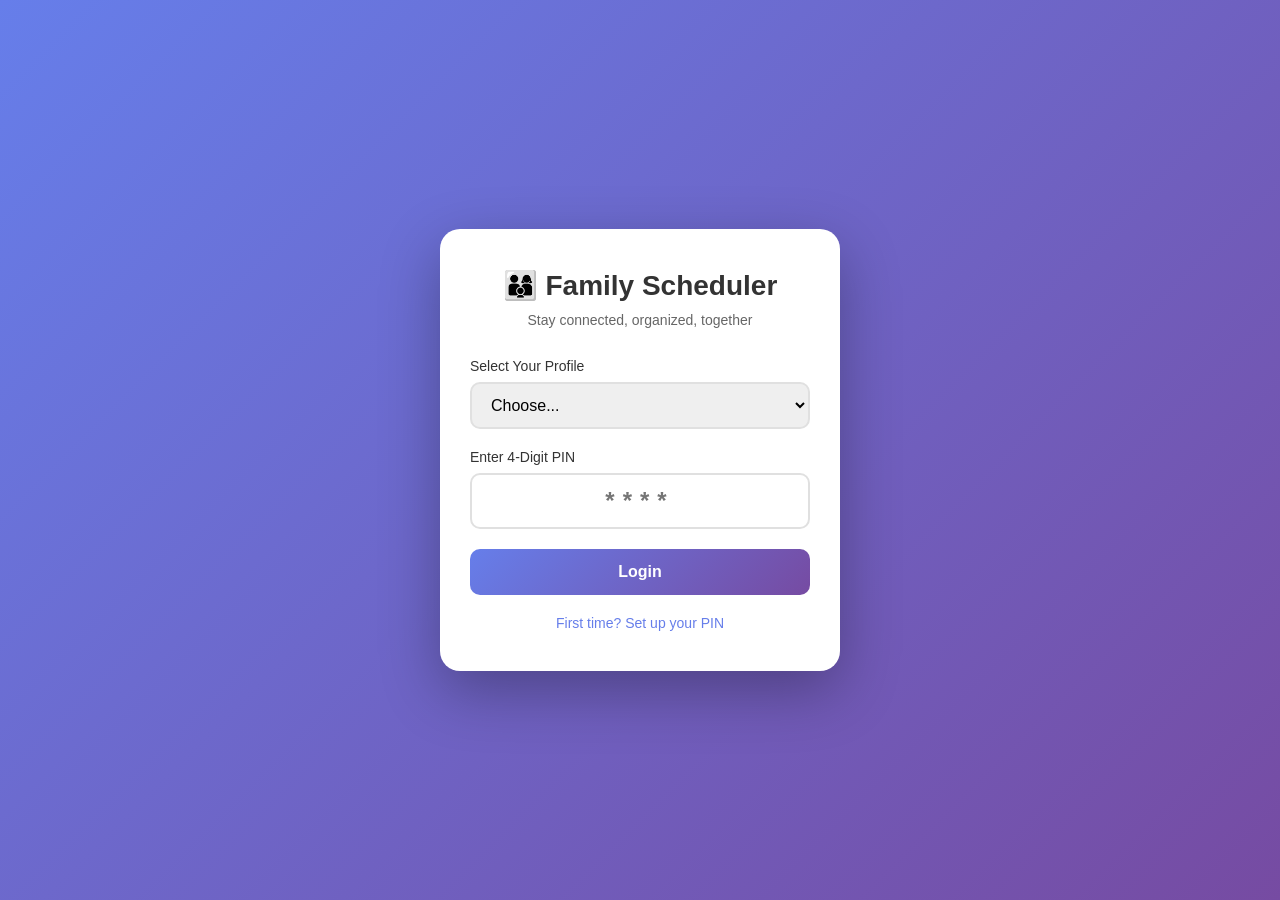
<file: index.html>
<!DOCTYPE html>
<html lang="en">
<head>
    <meta charset="UTF-8">
    <meta name="viewport" content="width=device-width, initial-scale=1.0">
    <meta name="description" content="Family Scheduler - Coordinate schedules, shopping, and stay connected">
    <meta name="theme-color" content="#4CAF50">

    <!-- PWA - Makes this installable as an app -->
    <link rel="manifest" href="manifest.json">
    <link rel="apple-touch-icon" href="icon-192.svg">

    <title>Family Scheduler - Login</title>
    <link rel="stylesheet" href="css/style.css">
</head>
<body class="login-page">
    <div class="container">
        <!-- Login Card -->
        <div class="login-card">
            <h1>👨‍👩‍👦 Family Scheduler</h1>
            <p class="subtitle">Stay connected, organized, together</p>

            <!-- User Selection Dropdown -->
            <div class="form-group">
                <label for="user-select">Select Your Profile</label>
                <select id="user-select" class="form-control">
                    <option value="">Choose...</option>
                    <option value="user1">Tracy (Mom)</option>
                    <option value="user2">Jason (Dad)</option>
                    <option value="user3">Robbie</option>
                    <option value="user4">Owen</option>
                    <option value="user5">Ryan</option>
                    <optgroup label="─────────────"></optgroup>
                    <option value="guest">👥 Guest/Family Viewer</option>
                </select>
            </div>

            <!-- 4-Digit PIN Input -->
            <div class="form-group">
                <label for="pin-input">Enter 4-Digit PIN</label>
                <input
                    type="password"
                    id="pin-input"
                    class="form-control pin-input"
                    maxlength="4"
                    pattern="[0-9]*"
                    inputmode="numeric"
                    placeholder="****"
                >
            </div>

            <!-- Login Button -->
            <button id="login-btn" class="btn btn-primary">Login</button>

            <!-- Error Message Area -->
            <div id="error-message" class="error-message hidden"></div>

            <!-- First Time Setup Link -->
            <p class="setup-link">
                <a href="#" id="setup-link">First time? Set up your PIN</a>
            </p>
        </div>
    </div>

    <!-- JavaScript -->
    <script src="js/crypto-utils.js"></script>
    <script src="js/auth.js"></script>

    <!-- Service Worker Registration -->
    <script>
        // Register service worker for offline support and PWA features
        if ('serviceWorker' in navigator) {
            window.addEventListener('load', function() {
                navigator.serviceWorker.register('/service-worker.js')
                    .then(function(registration) {
                        console.log('Service Worker registered successfully:', registration.scope);
                    })
                    .catch(function(error) {
                        console.log('Service Worker registration failed:', error);
                    });
            });
        }
    </script>
</body>
</html>
</file>
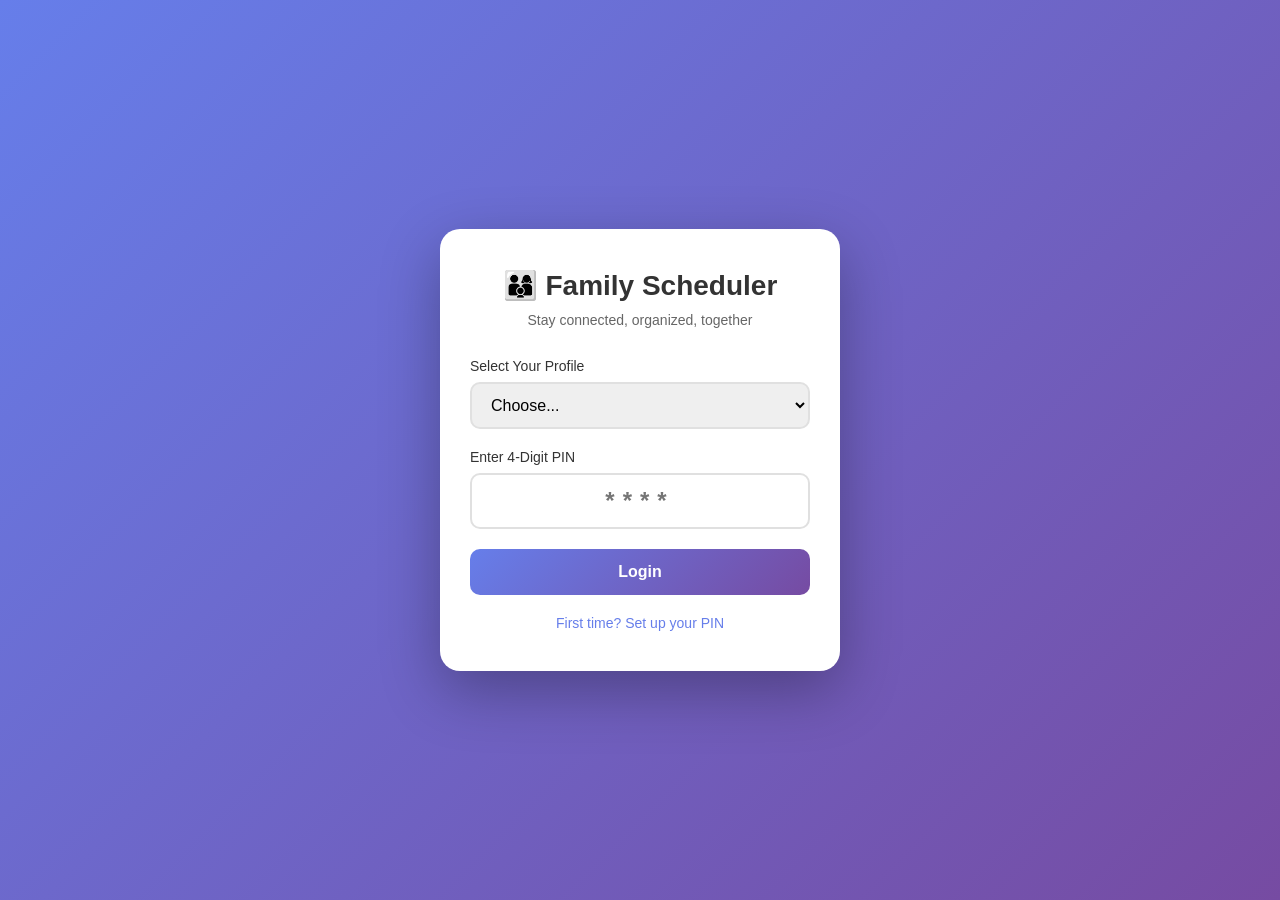
<file: dashboard.html>
<!DOCTYPE html>
<html lang="en">
<head>
    <meta charset="UTF-8">
    <meta name="viewport" content="width=device-width, initial-scale=1.0">
    <meta name="theme-color" content="#4CAF50">
    <link rel="manifest" href="manifest.json">
    <link rel="apple-touch-icon" href="icon-192.svg">

    <title>Family Scheduler - Dashboard</title>
    <link rel="stylesheet" href="css/style.css">
    <link rel="stylesheet" href="css/dashboard.css">
</head>
<body class="dashboard">

    <!-- Top Navigation Bar -->
    <nav class="navbar">
        <div class="nav-left">
            <h2 class="logo">👨‍👩‍👦 Family Scheduler</h2>
        </div>
        <div class="nav-right">
            <span class="user-name" id="user-name">Welcome!</span>
            <button class="btn-logout" id="logout-btn">Logout</button>
        </div>
    </nav>

    <!-- Main Content -->
    <div class="dashboard-container">

        <!-- Tab Navigation -->
        <div class="tabs">
            <button class="tab-btn active" data-tab="calendar">
                📅 Calendar
            </button>
            <button class="tab-btn" data-tab="drive-times">
                🚗 Drive Times
            </button>
            <button class="tab-btn" data-tab="grocery">
                🛒 Grocery List
            </button>
            <button class="tab-btn" data-tab="location">
                📍 Family Locations
            </button>
        </div>

        <!-- Tab Content: Calendar -->
        <div class="tab-content active" id="calendar-tab">
            <div class="card">
                <h3>Work Schedule</h3>
                <p class="card-subtitle">Add your work shifts so everyone knows when you're busy</p>

                <!-- Add Event Form -->
                <div class="event-form">
                    <div class="form-row">
                        <div class="form-group">
                            <label>Date</label>
                            <input type="date" id="event-date" class="form-control">
                        </div>
                        <div class="form-group">
                            <label>Start Time</label>
                            <input type="time" id="event-start" class="form-control">
                        </div>
                        <div class="form-group">
                            <label>End Time</label>
                            <input type="time" id="event-end" class="form-control">
                        </div>
                    </div>
                    <div class="form-group">
                        <label>Notes (optional)</label>
                        <input type="text" id="event-notes" class="form-control" placeholder="e.g., Working at Main St location">
                    </div>
                    <button class="btn btn-primary" id="add-event-btn">Add to Calendar</button>
                </div>

                <!-- Events List -->
                <div class="events-container">
                    <h4>Upcoming Events</h4>
                    <div id="events-list" class="events-list">
                        <!-- Events will be added here by JavaScript -->
                    </div>
                </div>
            </div>
        </div>

        <!-- Tab Content: Drive Times & Traffic -->
        <div class="tab-content" id="drive-times-tab">
            <div class="card">
                <h3>🚗 Drive Times & Traffic</h3>
                <p class="card-subtitle">Real-time commute information with traffic updates</p>

                <!-- Drive Times Display -->
                <div id="drive-times-list" class="drive-times-container">
                    <!-- Drive time information will be added here by JavaScript -->
                    <p style="text-align: center; color: #666;">Loading drive times...</p>
                </div>
            </div>
        </div>

        <!-- Tab Content: Grocery List -->
        <div class="tab-content" id="grocery-tab">
            <div class="card">
                <h3>Family Grocery List</h3>
                <p class="card-subtitle">Add items everyone might like at the store</p>

                <!-- Add Grocery Item Form -->
                <div class="grocery-form">
                    <div class="form-row">
                        <input
                            type="text"
                            id="grocery-item"
                            class="form-control"
                            placeholder="What do you need?"
                        >
                        <button class="btn btn-primary" id="add-grocery-btn">Add Item</button>
                    </div>
                </div>

                <!-- Grocery List -->
                <div id="grocery-list" class="grocery-list">
                    <!-- Grocery items will be added here by JavaScript -->
                </div>
            </div>
        </div>

        <!-- Tab Content: Family Locations -->
        <div class="tab-content" id="location-tab">
            <div class="card">
                <h3>Where is Everyone?</h3>
                <p class="card-subtitle">Share your location to let family know if you're at work or home</p>

                <div class="location-controls">
                    <button class="btn btn-primary" id="share-location-btn">
                        📍 Share My Location
                    </button>
                    <p class="location-status" id="location-status">Location sharing is off</p>
                </div>

                <!-- Family Member Locations -->
                <div id="locations-list" class="locations-list">
                    <!-- Locations will be displayed here -->
                </div>
            </div>
        </div>

    </div>

    <!-- JavaScript Files -->
    <script src="js/crypto-utils.js"></script>
    <script src="js/family-config.js"></script>
    <script src="js/maps-config.js"></script>
    <script src="js/app.js"></script>
    <script src="js/calendar.js"></script>
    <script src="js/drive-times.js"></script>
    <script src="js/grocery.js"></script>
    <script src="js/location.js"></script>

    <!-- Service Worker Registration -->
    <script>
        // Register service worker for offline support and PWA features
        if ('serviceWorker' in navigator) {
            window.addEventListener('load', function() {
                navigator.serviceWorker.register('/service-worker.js')
                    .then(function(registration) {
                        console.log('Service Worker registered successfully:', registration.scope);
                    })
                    .catch(function(error) {
                        console.log('Service Worker registration failed:', error);
                    });
            });
        }
    </script>
</body>
</html>
</file>
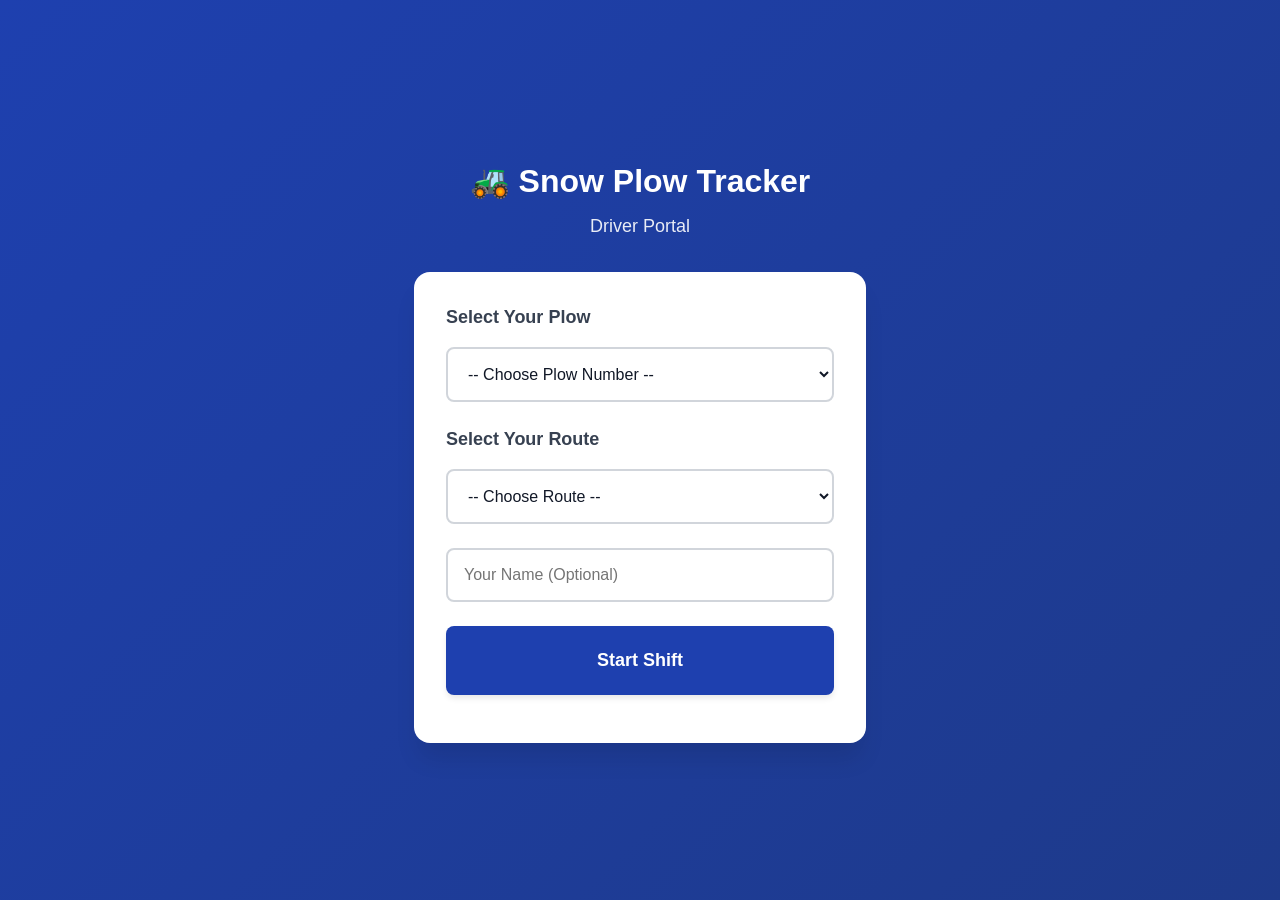
<file: plow-driver.html>
<!DOCTYPE html>
<html lang="en">
<head>
    <meta charset="UTF-8">
    <meta name="viewport" content="width=device-width, initial-scale=1.0, maximum-scale=1.0, user-scalable=no">
    <title>Snow Plow Driver App</title>
    <link rel="stylesheet" href="css/plow.css">
    <link rel="manifest" href="plow-manifest.json">
    <meta name="theme-color" content="#1e40af">
    <meta name="apple-mobile-web-app-capable" content="yes">
    <meta name="apple-mobile-web-app-status-bar-style" content="black-translucent">
</head>
<body class="driver-app">

    <!-- Login Screen -->
    <div id="loginScreen" class="screen active">
        <div class="driver-login-container">
            <div class="app-header">
                <h1>🚜 Snow Plow Tracker</h1>
                <p class="subtitle">Driver Portal</p>
            </div>

            <div class="login-card">
                <h2>Select Your Plow</h2>
                <select id="plowSelect" class="plow-select">
                    <option value="">-- Choose Plow Number --</option>
                    <option value="plow-1">Plow #1</option>
                    <option value="plow-2">Plow #2</option>
                    <option value="plow-3">Plow #3</option>
                    <option value="plow-4">Plow #4</option>
                    <option value="plow-5">Plow #5</option>
                </select>

                <h2>Select Your Route</h2>
                <select id="routeSelect" class="route-select">
                    <option value="">-- Choose Route --</option>
                    <option value="downtown">Downtown Core</option>
                    <option value="north-end">North End</option>
                    <option value="south-end">South End</option>
                    <option value="west-side">West Side</option>
                    <option value="east-side">East Side</option>
                    <option value="industrial">Industrial Zone</option>
                    <option value="highway">Highway 8</option>
                </select>

                <input type="text" id="driverName" class="driver-input" placeholder="Your Name (Optional)">

                <button id="startBtn" class="btn-primary btn-large">Start Shift</button>
                <div id="loginError" class="error-message"></div>
            </div>
        </div>
    </div>

    <!-- Active Tracking Screen -->
    <div id="trackingScreen" class="screen">
        <div class="tracking-container">
            <!-- Header -->
            <div class="tracking-header">
                <div class="status-bar active">
                    <span class="status-indicator"></span>
                    <span>ACTIVELY PLOWING</span>
                </div>
                <div class="driver-info">
                    <h2 id="activePlowName">Plow #1</h2>
                    <p id="activeRouteName">Downtown Core</p>
                </div>
            </div>

            <!-- Stats Cards -->
            <div class="stats-grid">
                <div class="stat-card">
                    <div class="stat-icon">⏱️</div>
                    <div class="stat-info">
                        <p class="stat-label">Time Active</p>
                        <p class="stat-value" id="activeTime">00:00:00</p>
                    </div>
                </div>

                <div class="stat-card">
                    <div class="stat-icon">📍</div>
                    <div class="stat-info">
                        <p class="stat-label">GPS Status</p>
                        <p class="stat-value" id="gpsStatus">Acquiring...</p>
                    </div>
                </div>

                <div class="stat-card">
                    <div class="stat-icon">🔄</div>
                    <div class="stat-info">
                        <p class="stat-label">Last Update</p>
                        <p class="stat-value" id="lastUpdate">--</p>
                    </div>
                </div>

                <div class="stat-card">
                    <div class="stat-icon">🗺️</div>
                    <div class="stat-info">
                        <p class="stat-label">Updates Sent</p>
                        <p class="stat-value" id="updateCount">0</p>
                    </div>
                </div>
            </div>

            <!-- Location Display -->
            <div class="location-card">
                <h3>Current Location</h3>
                <div class="location-details">
                    <p><strong>Latitude:</strong> <span id="currentLat">--</span></p>
                    <p><strong>Longitude:</strong> <span id="currentLng">--</span></p>
                    <p><strong>Accuracy:</strong> <span id="accuracy">--</span></p>
                    <p><strong>Speed:</strong> <span id="speed">--</span></p>
                </div>
            </div>

            <!-- Controls -->
            <div class="control-buttons">
                <button id="pauseBtn" class="btn-warning btn-large">⏸️ Pause Tracking</button>
                <button id="resumeBtn" class="btn-success btn-large" style="display:none;">▶️ Resume Tracking</button>
                <button id="stopBtn" class="btn-danger btn-large">⏹️ End Shift</button>
            </div>

            <!-- Log -->
            <div class="activity-log">
                <h3>Activity Log</h3>
                <div id="activityLog" class="log-entries">
                    <p class="log-entry">Waiting for GPS signal...</p>
                </div>
            </div>
        </div>
    </div>

    <!-- Scripts -->
    <script type="module" src="js/plow-driver.js"></script>
</body>
</html>
</file>
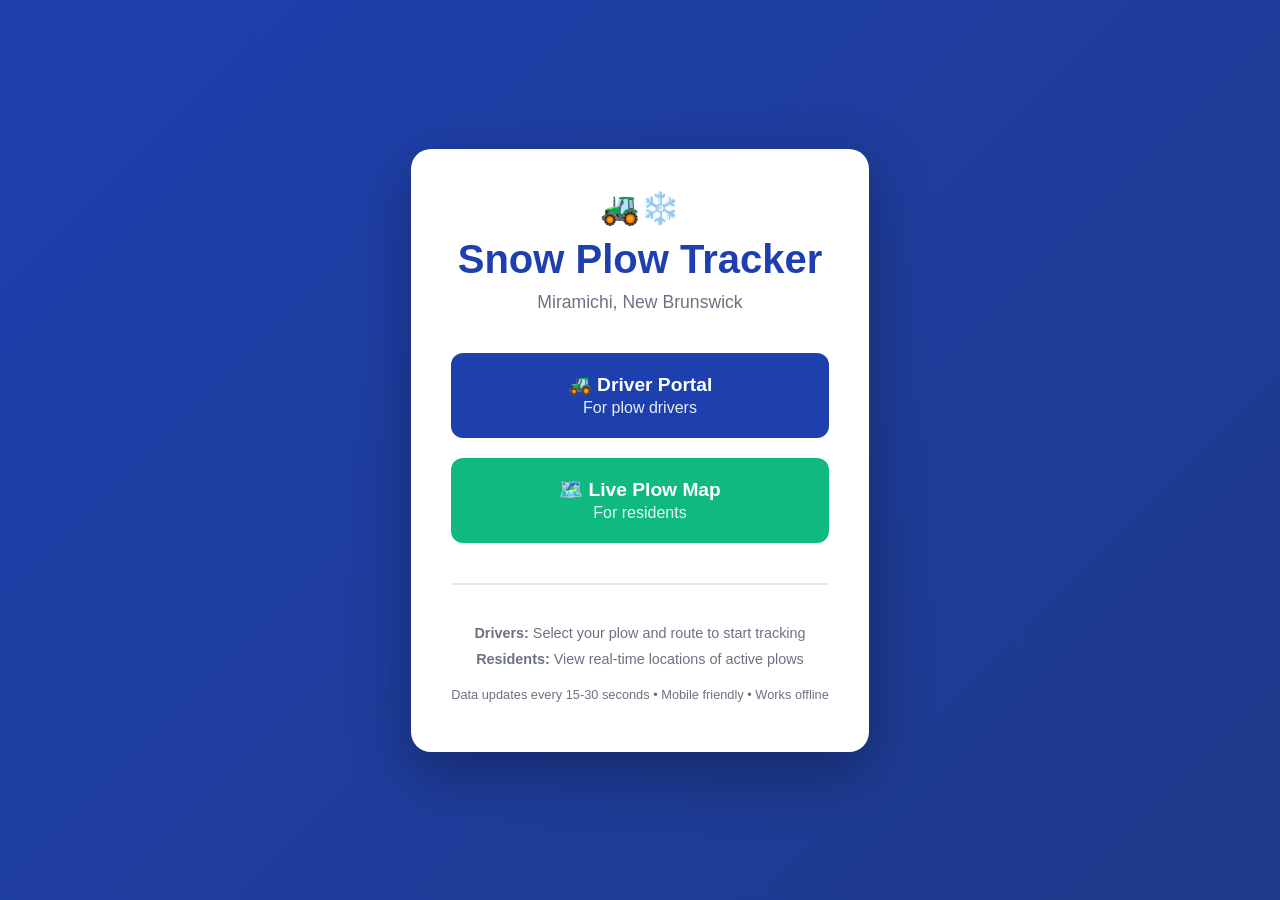
<file: plow-index.html>
<!DOCTYPE html>
<html lang="en">
<head>
    <meta charset="UTF-8">
    <meta name="viewport" content="width=device-width, initial-scale=1.0">
    <title>Snow Plow GPS Tracker - Miramichi</title>
    <style>
        * {
            margin: 0;
            padding: 0;
            box-sizing: border-box;
        }

        body {
            font-family: -apple-system, BlinkMacSystemFont, 'Segoe UI', Roboto, sans-serif;
            background: linear-gradient(135deg, #1e40af 0%, #1e3a8a 100%);
            min-height: 100vh;
            display: flex;
            align-items: center;
            justify-content: center;
            padding: 20px;
        }

        .container {
            max-width: 600px;
            background: white;
            border-radius: 20px;
            padding: 40px;
            box-shadow: 0 20px 60px rgba(0,0,0,0.3);
            text-align: center;
        }

        h1 {
            font-size: 2.5rem;
            margin-bottom: 10px;
            color: #1e40af;
        }

        .subtitle {
            color: #6b7280;
            margin-bottom: 40px;
            font-size: 1.1rem;
        }

        .buttons {
            display: flex;
            flex-direction: column;
            gap: 20px;
            margin-top: 30px;
        }

        .btn {
            display: block;
            padding: 20px 30px;
            font-size: 1.2rem;
            font-weight: 600;
            text-decoration: none;
            border-radius: 12px;
            transition: transform 0.2s, box-shadow 0.2s;
        }

        .btn:hover {
            transform: translateY(-2px);
            box-shadow: 0 10px 20px rgba(0,0,0,0.2);
        }

        .btn:active {
            transform: translateY(0);
        }

        .btn-driver {
            background-color: #1e40af;
            color: white;
        }

        .btn-public {
            background-color: #10b981;
            color: white;
        }

        .icon {
            font-size: 2rem;
            margin-bottom: 10px;
        }

        .info {
            margin-top: 40px;
            padding-top: 30px;
            border-top: 2px solid #e5e7eb;
            color: #6b7280;
            font-size: 0.9rem;
        }

        .info p {
            margin: 10px 0;
        }

        @media (max-width: 480px) {
            h1 {
                font-size: 2rem;
            }

            .container {
                padding: 30px 20px;
            }
        }
    </style>
</head>
<body>
    <div class="container">
        <div class="icon">🚜❄️</div>
        <h1>Snow Plow Tracker</h1>
        <p class="subtitle">Miramichi, New Brunswick</p>

        <div class="buttons">
            <a href="plow-driver.html" class="btn btn-driver">
                <div>🚜 Driver Portal</div>
                <small style="font-weight: normal; opacity: 0.9;">For plow drivers</small>
            </a>

            <a href="plow-map.html" class="btn btn-public">
                <div>🗺️ Live Plow Map</div>
                <small style="font-weight: normal; opacity: 0.9;">For residents</small>
            </a>
        </div>

        <div class="info">
            <p><strong>Drivers:</strong> Select your plow and route to start tracking</p>
            <p><strong>Residents:</strong> View real-time locations of active plows</p>
            <p style="margin-top: 20px; font-size: 0.8rem;">
                Data updates every 15-30 seconds • Mobile friendly • Works offline
            </p>
        </div>
    </div>
</body>
</html>
</file>
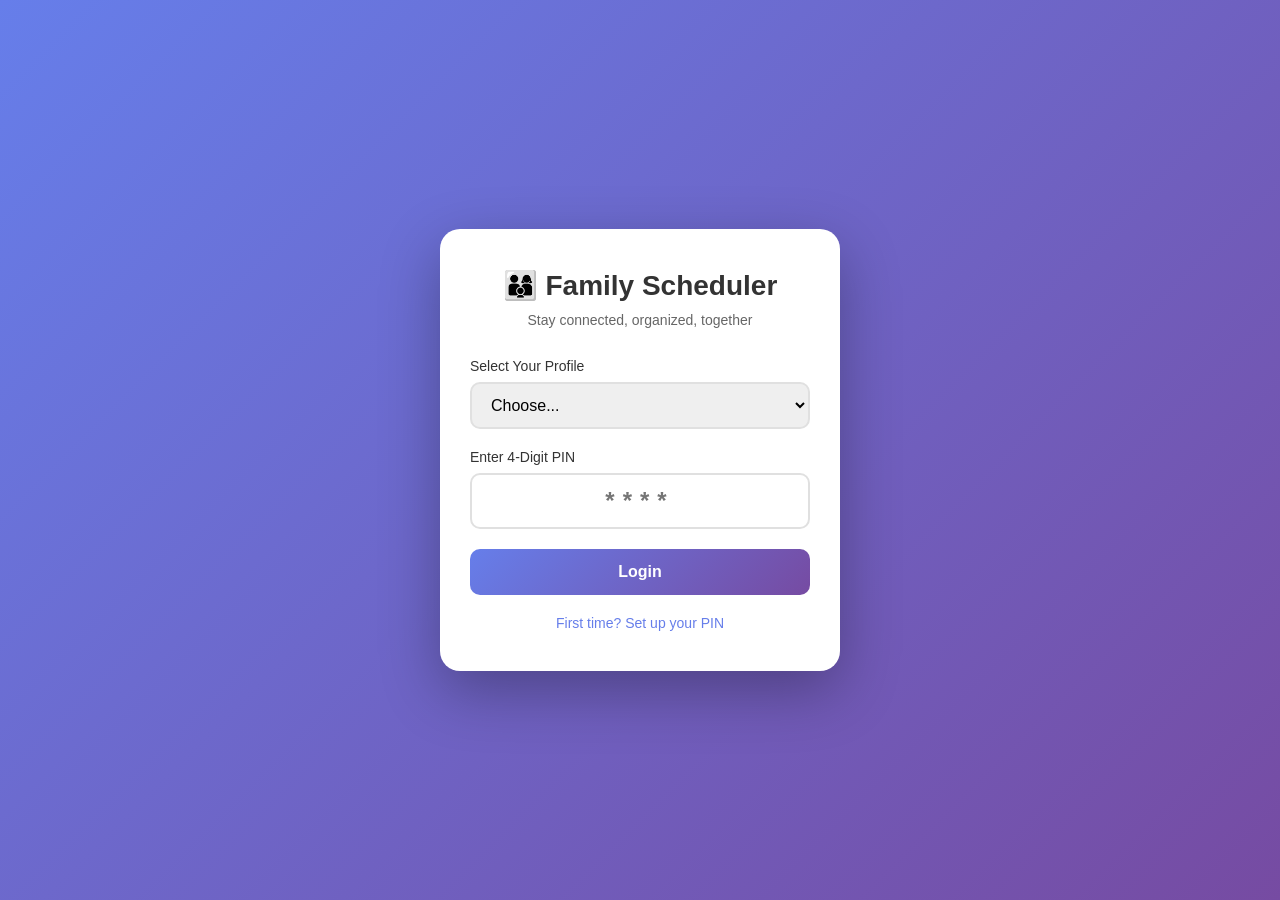
<file: setup.html>
<!DOCTYPE html>
<html lang="en">
<head>
    <meta charset="UTF-8">
    <meta name="viewport" content="width=device-width, initial-scale=1.0">
    <meta name="theme-color" content="#4CAF50">
    <title>Family Scheduler - Profile Setup</title>
    <link rel="stylesheet" href="css/style.css">
    <link rel="stylesheet" href="css/setup.css">
</head>
<body class="setup-page">
    <div class="container">
        <div class="setup-card">
            <h1>👋 Welcome, <span id="user-name">User</span>!</h1>
            <p class="subtitle">Let's set up your profile</p>

            <!-- Progress Indicator -->
            <div class="progress-bar">
                <div class="progress-step active" data-step="1">
                    <div class="step-number">1</div>
                    <div class="step-label">Personal</div>
                </div>
                <div class="progress-step" data-step="2">
                    <div class="step-number">2</div>
                    <div class="step-label">Work</div>
                </div>
                <div class="progress-step" data-step="3">
                    <div class="step-number">3</div>
                    <div class="step-label">Commute</div>
                </div>
            </div>

            <!-- Step 1: Personal Info -->
            <div class="setup-step active" id="step-1">
                <h3>Personal Information</h3>
                <p class="step-subtitle">Tell us a bit about yourself</p>

                <div class="form-group">
                    <label for="display-name">Preferred Name</label>
                    <input type="text" id="display-name" class="form-control" placeholder="What should we call you?">
                    <small>This name will be shown to other family members</small>
                </div>

                <div class="form-group">
                    <label for="home-address">Home Address</label>
                    <input type="text" id="home-address" class="form-control" placeholder="123 Main St, City, State ZIP">
                    <small>Used for calculating drive times</small>
                </div>

                <button class="btn btn-primary" onclick="nextStep(2)">Next →</button>
            </div>

            <!-- Step 2: Work Info -->
            <div class="setup-step" id="step-2">
                <h3>Work Information</h3>
                <p class="step-subtitle">Help family know your work schedule</p>

                <div class="form-group">
                    <label>Do you work?</label>
                    <div class="radio-group">
                        <label class="radio-label">
                            <input type="radio" name="works" value="yes" checked>
                            <span>Yes, I work</span>
                        </label>
                        <label class="radio-label">
                            <input type="radio" name="works" value="no">
                            <span>No, I don't work</span>
                        </label>
                    </div>
                </div>

                <div id="work-fields">
                    <div class="form-group">
                        <label for="work-address">Work Address</label>
                        <input type="text" id="work-address" class="form-control" placeholder="456 Business Rd, City, State ZIP">
                    </div>

                    <div class="form-group">
                        <label for="work-name">Workplace Name (Optional)</label>
                        <input type="text" id="work-name" class="form-control" placeholder="e.g., Acme Corp, Main Street Hospital">
                    </div>

                    <div class="form-row">
                        <div class="form-group">
                            <label for="usual-start">Typical Start Time</label>
                            <input type="time" id="usual-start" class="form-control">
                        </div>
                        <div class="form-group">
                            <label for="usual-end">Typical End Time</label>
                            <input type="time" id="usual-end" class="form-control">
                        </div>
                    </div>
                </div>

                <div class="button-row">
                    <button class="btn btn-secondary" onclick="nextStep(1)">← Back</button>
                    <button class="btn btn-primary" onclick="nextStep(3)">Next →</button>
                </div>
            </div>

            <!-- Step 3: Commute Info -->
            <div class="setup-step" id="step-3">
                <h3>Commute Information</h3>
                <p class="step-subtitle">Help us provide accurate drive times</p>

                <div class="form-group">
                    <label>Do you drive?</label>
                    <div class="radio-group">
                        <label class="radio-label">
                            <input type="radio" name="drives" value="yes" checked>
                            <span>Yes, I drive</span>
                        </label>
                        <label class="radio-label">
                            <input type="radio" name="drives" value="no">
                            <span>No, I use other transportation</span>
                        </label>
                    </div>
                </div>

                <div class="form-group">
                    <label for="prep-time">How much time do you need to get ready?</label>
                    <select id="prep-time" class="form-control">
                        <option value="15">15 minutes</option>
                        <option value="30" selected>30 minutes</option>
                        <option value="45">45 minutes</option>
                        <option value="60">1 hour</option>
                        <option value="90">1.5 hours</option>
                    </select>
                    <small>We'll remind you to leave with enough time</small>
                </div>

                <div class="form-group">
                    <label>Notification Preferences</label>
                    <div class="checkbox-group">
                        <label class="checkbox-label">
                            <input type="checkbox" id="notify-traffic" checked>
                            <span>Alert me about heavy traffic</span>
                        </label>
                        <label class="checkbox-label">
                            <input type="checkbox" id="notify-leave" checked>
                            <span>Remind me when to leave</span>
                        </label>
                        <label class="checkbox-label">
                            <input type="checkbox" id="notify-family" checked>
                            <span>Notify family when I'm at work/home</span>
                        </label>
                    </div>
                </div>

                <div class="button-row">
                    <button class="btn btn-secondary" onclick="nextStep(2)">← Back</button>
                    <button class="btn btn-primary" onclick="completeSetup()">Complete Setup</button>
                </div>
            </div>
        </div>
    </div>

    <!-- JavaScript -->
    <script src="js/crypto-utils.js"></script>
    <script src="js/family-config.js"></script>
    <script src="js/setup.js"></script>
</body>
</html>
</file>
<file: css/style.css>
/* ==========================================
   GLOBAL STYLES
   ========================================== */

/* Reset and Base Styles */
* {
    margin: 0;
    padding: 0;
    box-sizing: border-box; /* Makes width/height calculations easier */
}

body {
    font-family: -apple-system, BlinkMacSystemFont, 'Segoe UI', Roboto, Oxygen, Ubuntu, Cantarell, sans-serif;
    background: linear-gradient(135deg, #667eea 0%, #764ba2 100%);
    min-height: 100vh; /* Full viewport height */
    display: flex;
    align-items: center;
    justify-content: center;
    padding: 20px;
}

/* ==========================================
   LOGIN PAGE STYLES
   ========================================== */

.container {
    width: 100%;
    max-width: 400px; /* Keeps it readable on larger screens */
}

.login-card {
    background: white;
    padding: 40px 30px;
    border-radius: 20px;
    box-shadow: 0 20px 60px rgba(0, 0, 0, 0.3);
    animation: slideUp 0.5s ease; /* Smooth entrance animation */
}

/* Slide up animation when page loads */
@keyframes slideUp {
    from {
        opacity: 0;
        transform: translateY(30px);
    }
    to {
        opacity: 1;
        transform: translateY(0);
    }
}

.login-card h1 {
    text-align: center;
    color: #333;
    margin-bottom: 10px;
    font-size: 28px;
}

.subtitle {
    text-align: center;
    color: #666;
    margin-bottom: 30px;
    font-size: 14px;
}

/* ==========================================
   FORM ELEMENTS
   ========================================== */

.form-group {
    margin-bottom: 20px;
}

.form-group label {
    display: block;
    margin-bottom: 8px;
    color: #333;
    font-weight: 500;
    font-size: 14px;
}

.form-control {
    width: 100%;
    padding: 12px 15px;
    border: 2px solid #e0e0e0;
    border-radius: 10px;
    font-size: 16px;
    transition: all 0.3s ease; /* Smooth transition on focus */
}

/* When user clicks/focuses on input */
.form-control:focus {
    outline: none;
    border-color: #667eea;
    box-shadow: 0 0 0 3px rgba(102, 126, 234, 0.1);
}

/* Special styling for PIN input */
.pin-input {
    text-align: center;
    font-size: 24px;
    letter-spacing: 8px; /* Spaces out the dots/numbers */
    font-weight: bold;
}

/* ==========================================
   BUTTONS
   ========================================== */

.btn {
    width: 100%;
    padding: 14px;
    border: none;
    border-radius: 10px;
    font-size: 16px;
    font-weight: 600;
    cursor: pointer;
    transition: all 0.3s ease;
}

.btn-primary {
    background: linear-gradient(135deg, #667eea 0%, #764ba2 100%);
    color: white;
}

/* Hover effect - makes button slightly bigger and brighter */
.btn-primary:hover {
    transform: translateY(-2px);
    box-shadow: 0 10px 20px rgba(102, 126, 234, 0.3);
}

/* When button is clicked */
.btn-primary:active {
    transform: translateY(0);
}

/* ==========================================
   ERROR MESSAGES
   ========================================== */

.error-message {
    margin-top: 15px;
    padding: 12px;
    background: #fee;
    border-left: 4px solid #f44336;
    border-radius: 5px;
    color: #c62828;
    font-size: 14px;
}

/* Hidden class - we'll toggle this with JavaScript */
.hidden {
    display: none;
}

/* ==========================================
   LINKS
   ========================================== */

.setup-link {
    text-align: center;
    margin-top: 20px;
    font-size: 14px;
}

.setup-link a {
    color: #667eea;
    text-decoration: none;
}

.setup-link a:hover {
    text-decoration: underline;
}

/* ==========================================
   DASHBOARD STYLES (for later pages)
   ========================================== */

.dashboard {
    background: #f5f5f5;
    padding: 0;
}

.navbar {
    background: white;
    padding: 15px 20px;
    box-shadow: 0 2px 10px rgba(0, 0, 0, 0.1);
    display: flex;
    justify-content: space-between;
    align-items: center;
}

.dashboard-container {
    max-width: 1200px;
    margin: 20px auto;
    padding: 0 20px;
}

.card {
    background: white;
    border-radius: 15px;
    padding: 20px;
    margin-bottom: 20px;
    box-shadow: 0 2px 10px rgba(0, 0, 0, 0.1);
}

/* ==========================================
   MOBILE RESPONSIVE
   ========================================== */

/* For phones in landscape or small tablets */
@media (max-width: 600px) {
    .login-card {
        padding: 30px 20px;
    }

    .login-card h1 {
        font-size: 24px;
    }
}

/* For very small phones */
@media (max-width: 360px) {
    body {
        padding: 10px;
    }
}
</file>
<file: css/dashboard.css>
/* ==========================================
   DASHBOARD SPECIFIC STYLES
   ========================================== */

/* ------------------------------------------
   NAVIGATION BAR
   ------------------------------------------ */

.navbar {
    position: sticky; /* Stays at top when scrolling */
    top: 0;
    z-index: 100;
    background: linear-gradient(135deg, #667eea 0%, #764ba2 100%);
    color: white;
    padding: 15px 20px;
    display: flex;
    justify-content: space-between;
    align-items: center;
    box-shadow: 0 2px 10px rgba(0, 0, 0, 0.2);
}

.logo {
    font-size: 20px;
    margin: 0;
}

.nav-right {
    display: flex;
    align-items: center;
    gap: 15px;
}

.user-name {
    font-size: 14px;
    font-weight: 500;
}

.btn-logout {
    background: rgba(255, 255, 255, 0.2);
    color: white;
    border: 1px solid rgba(255, 255, 255, 0.3);
    padding: 8px 16px;
    border-radius: 8px;
    cursor: pointer;
    font-size: 14px;
    transition: all 0.3s ease;
}

.btn-logout:hover {
    background: rgba(255, 255, 255, 0.3);
}

/* ------------------------------------------
   TABS
   ------------------------------------------ */

.tabs {
    display: flex;
    gap: 10px;
    margin-bottom: 20px;
    overflow-x: auto; /* Allows horizontal scroll on small screens */
}

.tab-btn {
    flex: 1; /* Each tab takes equal space */
    padding: 15px 20px;
    background: white;
    border: 2px solid #e0e0e0;
    border-radius: 10px;
    cursor: pointer;
    font-size: 16px;
    font-weight: 500;
    transition: all 0.3s ease;
    white-space: nowrap; /* Keeps text on one line */
}

.tab-btn:hover {
    border-color: #667eea;
    background: #f5f5ff;
}

.tab-btn.active {
    background: linear-gradient(135deg, #667eea 0%, #764ba2 100%);
    color: white;
    border-color: transparent;
}

/* ------------------------------------------
   TAB CONTENT
   ------------------------------------------ */

.tab-content {
    display: none; /* Hidden by default */
    animation: fadeIn 0.3s ease;
}

.tab-content.active {
    display: block; /* Show active tab */
}

@keyframes fadeIn {
    from {
        opacity: 0;
        transform: translateY(10px);
    }
    to {
        opacity: 1;
        transform: translateY(0);
    }
}

/* ------------------------------------------
   CARDS
   ------------------------------------------ */

.card h3 {
    margin-bottom: 5px;
    color: #333;
}

.card-subtitle {
    color: #666;
    font-size: 14px;
    margin-bottom: 20px;
}

/* ------------------------------------------
   FORM LAYOUTS
   ------------------------------------------ */

.form-row {
    display: flex;
    gap: 10px;
    margin-bottom: 15px;
    flex-wrap: wrap; /* Wraps to new line on small screens */
}

.form-row .form-group {
    flex: 1;
    min-width: 150px; /* Prevents too narrow on small screens */
}

/* ------------------------------------------
   CALENDAR / EVENT STYLES
   ------------------------------------------ */

.event-form {
    background: #f8f9ff;
    padding: 20px;
    border-radius: 10px;
    margin-bottom: 30px;
}

.events-container h4 {
    margin-bottom: 15px;
    color: #333;
}

.events-list {
    display: flex;
    flex-direction: column;
    gap: 10px;
}

.event-item {
    background: #f8f9ff;
    padding: 15px;
    border-radius: 10px;
    border-left: 4px solid #667eea;
    display: flex;
    justify-content: space-between;
    align-items: center;
    animation: slideIn 0.3s ease;
}

@keyframes slideIn {
    from {
        opacity: 0;
        transform: translateX(-20px);
    }
    to {
        opacity: 1;
        transform: translateX(0);
    }
}

.event-info {
    flex: 1;
}

.event-user {
    font-weight: 600;
    color: #667eea;
    margin-bottom: 5px;
}

.event-time {
    font-size: 14px;
    color: #666;
    margin-bottom: 3px;
}

.event-notes {
    font-size: 13px;
    color: #888;
    font-style: italic;
}

.event-actions {
    display: flex;
    gap: 5px;
}

.btn-delete {
    background: #f44336;
    color: white;
    border: none;
    padding: 8px 12px;
    border-radius: 6px;
    cursor: pointer;
    font-size: 12px;
    transition: all 0.3s ease;
}

.btn-delete:hover {
    background: #d32f2f;
}

/* ------------------------------------------
   GROCERY LIST STYLES
   ------------------------------------------ */

.grocery-form {
    background: #f8fff8;
    padding: 20px;
    border-radius: 10px;
    margin-bottom: 30px;
}

.grocery-form .form-row {
    margin-bottom: 0;
}

.grocery-form .form-row input {
    flex: 2; /* Takes more space than button */
}

.grocery-list {
    display: flex;
    flex-direction: column;
    gap: 10px;
}

.grocery-item {
    background: #f8fff8;
    padding: 15px;
    border-radius: 10px;
    border-left: 4px solid #4CAF50;
    display: flex;
    justify-content: space-between;
    align-items: center;
    animation: slideIn 0.3s ease;
}

.grocery-info {
    flex: 1;
}

.grocery-name {
    font-weight: 600;
    color: #333;
    margin-bottom: 5px;
}

.grocery-added-by {
    font-size: 13px;
    color: #666;
    margin-bottom: 5px;
}

.rating-container {
    display: flex;
    gap: 3px;
    align-items: center;
}

.star {
    cursor: pointer;
    font-size: 20px;
    color: #ddd;
    transition: color 0.2s ease;
}

.star.filled {
    color: #ffc107;
}

.star:hover {
    color: #ffb300;
}

.rating-count {
    margin-left: 8px;
    font-size: 12px;
    color: #666;
}

.grocery-actions {
    display: flex;
    gap: 5px;
}

.btn-bought {
    background: #4CAF50;
    color: white;
    border: none;
    padding: 8px 12px;
    border-radius: 6px;
    cursor: pointer;
    font-size: 12px;
    transition: all 0.3s ease;
}

.btn-bought:hover {
    background: #45a049;
}

/* ------------------------------------------
   LOCATION STYLES
   ------------------------------------------ */

.location-controls {
    text-align: center;
    padding: 30px;
    background: #f8f9ff;
    border-radius: 10px;
    margin-bottom: 30px;
}

.location-status {
    margin-top: 15px;
    color: #666;
    font-size: 14px;
}

.locations-list {
    display: grid;
    grid-template-columns: repeat(auto-fill, minmax(250px, 1fr));
    gap: 15px;
}

.location-card {
    background: #f8f9ff;
    padding: 20px;
    border-radius: 10px;
    text-align: center;
    animation: slideIn 0.3s ease;
}

.location-user-name {
    font-weight: 600;
    color: #333;
    margin-bottom: 10px;
    font-size: 18px;
}

.location-status-badge {
    display: inline-block;
    padding: 6px 12px;
    border-radius: 20px;
    font-size: 12px;
    font-weight: 500;
    margin-bottom: 10px;
}

.status-work {
    background: #fff3e0;
    color: #f57c00;
}

.status-home {
    background: #e8f5e9;
    color: #2e7d32;
}

.status-unknown {
    background: #f5f5f5;
    color: #666;
}

.location-time {
    font-size: 12px;
    color: #888;
}

/* ------------------------------------------
   EMPTY STATES
   ------------------------------------------ */

.empty-state {
    text-align: center;
    padding: 40px 20px;
    color: #999;
}

.empty-state-icon {
    font-size: 48px;
    margin-bottom: 10px;
}

/* ------------------------------------------
   DRIVE TIMES & TRAFFIC STYLES
   ------------------------------------------ */

.drive-times-container {
    display: flex;
    flex-direction: column;
    gap: 15px;
}

.drive-time-card {
    background: #f8f9ff;
    padding: 20px;
    border-radius: 10px;
    border-left: 4px solid #667eea;
}

.drive-time-card h4 {
    margin-bottom: 15px;
    color: #333;
    font-size: 18px;
}

.drive-time-info {
    display: flex;
    flex-direction: column;
    gap: 10px;
}

.drive-time-main {
    display: flex;
    justify-content: space-between;
    align-items: center;
}

.time-value {
    font-size: 28px;
    font-weight: 700;
    color: #667eea;
}

.distance-value {
    font-size: 16px;
    color: #666;
}

.drive-time-normal {
    font-size: 13px;
    color: #888;
}

.traffic-info {
    padding: 10px 15px;
    border-radius: 8px;
    font-weight: 600;
    display: flex;
    justify-content: space-between;
    align-items: center;
}

.traffic-light {
    background: #e8f5e9;
    color: #2e7d32;
}

.traffic-moderate {
    background: #fff3e0;
    color: #f57c00;
}

.traffic-heavy {
    background: #ffebee;
    color: #c62828;
}

.traffic-delay {
    font-size: 12px;
    opacity: 0.9;
}

.leave-time-suggestion {
    margin-top: 15px;
    padding: 15px;
    background: linear-gradient(135deg, #667eea15 0%, #764ba215 100%);
    border-radius: 8px;
}

.leave-suggestion {
    display: flex;
    align-items: flex-start;
    gap: 10px;
}

.suggestion-icon {
    font-size: 24px;
}

.suggestion-text {
    flex: 1;
    font-size: 14px;
    color: #333;
}

.suggestion-text strong {
    color: #667eea;
    font-size: 16px;
}

.suggestion-text small {
    color: #666;
    font-size: 12px;
}

.setup-instructions {
    background: #f8f9ff;
    padding: 30px;
    border-radius: 10px;
    border-left: 4px solid #667eea;
}

.setup-instructions h4 {
    color: #333;
    margin-bottom: 10px;
}

.setup-instructions p {
    color: #666;
    margin-bottom: 20px;
}

.setup-steps {
    margin: 20px 0;
}

.setup-steps h5 {
    color: #667eea;
    margin-bottom: 10px;
}

.setup-steps ol {
    margin-left: 20px;
}

.setup-steps li {
    margin-bottom: 8px;
    color: #333;
}

.setup-steps ul {
    margin-left: 20px;
    margin-top: 5px;
}

.setup-steps ul li {
    list-style-type: disc;
    color: #666;
}

.setup-steps code {
    background: #f5f5f5;
    padding: 2px 6px;
    border-radius: 3px;
    font-family: 'Courier New', monospace;
    font-size: 13px;
}

.pricing-info {
    margin-top: 20px;
    padding: 15px;
    background: #e8f5e9;
    border-radius: 8px;
    color: #2e7d32;
    font-size: 14px;
}

/* ------------------------------------------
   MANUAL MODE STYLES
   ------------------------------------------ */

.manual-mode-notice {
    background: linear-gradient(135deg, #667eea15 0%, #764ba215 100%);
    padding: 20px;
    border-radius: 10px;
    margin-bottom: 20px;
    border-left: 4px solid #667eea;
}

.manual-mode-notice h4 {
    color: #333;
    margin-bottom: 8px;
}

.manual-mode-notice p {
    color: #666;
    font-size: 14px;
    margin: 0;
}

.manual-input-section {
    margin-top: 15px;
}

.manual-input-section .form-group label {
    font-size: 13px;
    font-weight: 600;
    color: #555;
}

.manual-input-section input {
    font-size: 16px;
}

.manual-tips {
    background: #fffbf0;
    padding: 15px;
    border-radius: 10px;
    border-left: 4px solid #ffc107;
    margin-top: 20px;
}

.manual-tips strong {
    color: #f57c00;
    display: block;
    margin-bottom: 10px;
}

.manual-tips ul {
    margin: 0;
    padding-left: 20px;
}

.manual-tips li {
    color: #666;
    font-size: 13px;
    margin-bottom: 8px;
}

/* ------------------------------------------
   MOBILE RESPONSIVE
   ------------------------------------------ */

@media (max-width: 768px) {
    .navbar {
        flex-direction: column;
        gap: 10px;
        text-align: center;
    }

    .nav-right {
        width: 100%;
        justify-content: center;
    }

    .tabs {
        flex-direction: column;
    }

    .tab-btn {
        width: 100%;
    }

    .form-row {
        flex-direction: column;
    }

    .form-row .form-group {
        width: 100%;
    }

    .event-item {
        flex-direction: column;
        align-items: flex-start;
        gap: 10px;
    }

    .grocery-item {
        flex-direction: column;
        align-items: flex-start;
        gap: 10px;
    }
}

@media (max-width: 480px) {
    .dashboard-container {
        padding: 0 10px;
    }

    .card {
        padding: 15px;
    }

    .logo {
        font-size: 16px;
    }
}
</file>
<file: css/plow.css>
/**
 * Snow Plow Tracker Styles
 * Mobile-first design for driver app and public map viewer
 */

/* ===== GLOBAL STYLES ===== */

* {
    margin: 0;
    padding: 0;
    box-sizing: border-box;
}

:root {
    /* Colors */
    --primary: #1e40af;
    --primary-dark: #1e3a8a;
    --success: #10b981;
    --warning: #f59e0b;
    --danger: #ef4444;
    --gray-50: #f9fafb;
    --gray-100: #f3f4f6;
    --gray-200: #e5e7eb;
    --gray-300: #d1d5db;
    --gray-600: #4b5563;
    --gray-700: #374151;
    --gray-800: #1f2937;
    --gray-900: #111827;

    /* Spacing */
    --spacing-xs: 0.25rem;
    --spacing-sm: 0.5rem;
    --spacing-md: 1rem;
    --spacing-lg: 1.5rem;
    --spacing-xl: 2rem;

    /* Border radius */
    --radius-sm: 0.375rem;
    --radius-md: 0.5rem;
    --radius-lg: 0.75rem;
    --radius-xl: 1rem;

    /* Shadows */
    --shadow-sm: 0 1px 2px 0 rgba(0, 0, 0, 0.05);
    --shadow-md: 0 4px 6px -1px rgba(0, 0, 0, 0.1);
    --shadow-lg: 0 10px 15px -3px rgba(0, 0, 0, 0.1);
    --shadow-xl: 0 20px 25px -5px rgba(0, 0, 0, 0.1);
}

body {
    font-family: -apple-system, BlinkMacSystemFont, 'Segoe UI', Roboto, 'Helvetica Neue', Arial, sans-serif;
    font-size: 16px;
    line-height: 1.5;
    color: var(--gray-900);
    background-color: var(--gray-100);
    -webkit-font-smoothing: antialiased;
    -moz-osx-font-smoothing: grayscale;
}

/* ===== DRIVER APP STYLES ===== */

.driver-app {
    background: linear-gradient(135deg, var(--primary) 0%, var(--primary-dark) 100%);
    min-height: 100vh;
}

.screen {
    display: none;
    min-height: 100vh;
}

.screen.active {
    display: block;
}

/* Login Screen */
.driver-login-container {
    max-width: 500px;
    margin: 0 auto;
    padding: var(--spacing-lg);
    min-height: 100vh;
    display: flex;
    flex-direction: column;
    justify-content: center;
}

.app-header {
    text-align: center;
    color: white;
    margin-bottom: var(--spacing-xl);
}

.app-header h1 {
    font-size: 2rem;
    margin-bottom: var(--spacing-sm);
}

.subtitle {
    font-size: 1.125rem;
    opacity: 0.9;
}

.login-card {
    background: white;
    border-radius: var(--radius-xl);
    padding: var(--spacing-xl);
    box-shadow: var(--shadow-xl);
}

.login-card h2 {
    font-size: 1.125rem;
    margin-bottom: var(--spacing-md);
    color: var(--gray-700);
}

.plow-select,
.route-select,
.driver-input {
    width: 100%;
    padding: var(--spacing-md);
    border: 2px solid var(--gray-300);
    border-radius: var(--radius-md);
    font-size: 1rem;
    margin-bottom: var(--spacing-lg);
    background-color: white;
    color: var(--gray-900);
    transition: border-color 0.2s;
}

.plow-select:focus,
.route-select:focus,
.driver-input:focus {
    outline: none;
    border-color: var(--primary);
}

.btn-primary {
    background-color: var(--primary);
    color: white;
    border: none;
    padding: var(--spacing-md) var(--spacing-lg);
    border-radius: var(--radius-md);
    font-size: 1rem;
    font-weight: 600;
    cursor: pointer;
    transition: background-color 0.2s, transform 0.1s;
    box-shadow: var(--shadow-md);
}

.btn-primary:hover {
    background-color: var(--primary-dark);
}

.btn-primary:active {
    transform: scale(0.98);
}

.btn-large {
    width: 100%;
    padding: var(--spacing-lg);
    font-size: 1.125rem;
}

.error-message {
    color: var(--danger);
    font-size: 0.875rem;
    margin-top: var(--spacing-md);
    text-align: center;
}

/* Tracking Screen */
.tracking-container {
    background-color: var(--gray-100);
    min-height: 100vh;
    padding-bottom: var(--spacing-xl);
}

.tracking-header {
    background: linear-gradient(135deg, var(--primary) 0%, var(--primary-dark) 100%);
    color: white;
    padding: var(--spacing-xl) var(--spacing-lg);
    box-shadow: var(--shadow-lg);
}

.status-bar {
    display: flex;
    align-items: center;
    justify-content: center;
    gap: var(--spacing-sm);
    margin-bottom: var(--spacing-md);
    font-size: 0.875rem;
    font-weight: 600;
    text-transform: uppercase;
    letter-spacing: 0.05em;
}

.status-indicator {
    width: 12px;
    height: 12px;
    background-color: var(--success);
    border-radius: 50%;
    animation: pulse 2s infinite;
}

@keyframes pulse {
    0%, 100% { opacity: 1; }
    50% { opacity: 0.5; }
}

.driver-info h2 {
    font-size: 1.5rem;
    margin-bottom: var(--spacing-xs);
}

.driver-info p {
    opacity: 0.9;
}

/* Stats Grid */
.stats-grid {
    display: grid;
    grid-template-columns: repeat(2, 1fr);
    gap: var(--spacing-md);
    padding: var(--spacing-lg);
}

.stat-card {
    background: white;
    border-radius: var(--radius-lg);
    padding: var(--spacing-md);
    box-shadow: var(--shadow-sm);
    display: flex;
    gap: var(--spacing-md);
    align-items: center;
}

.stat-icon {
    font-size: 2rem;
}

.stat-info {
    flex: 1;
}

.stat-label {
    font-size: 0.75rem;
    color: var(--gray-600);
    text-transform: uppercase;
    letter-spacing: 0.05em;
    display: block;
}

.stat-value {
    font-size: 1.125rem;
    font-weight: 700;
    color: var(--gray-900);
}

/* Location Card */
.location-card {
    background: white;
    border-radius: var(--radius-lg);
    padding: var(--spacing-lg);
    margin: 0 var(--spacing-lg) var(--spacing-lg);
    box-shadow: var(--shadow-sm);
}

.location-card h3 {
    font-size: 1.125rem;
    margin-bottom: var(--spacing-md);
    color: var(--gray-900);
}

.location-details p {
    display: flex;
    justify-content: space-between;
    padding: var(--spacing-sm) 0;
    border-bottom: 1px solid var(--gray-200);
    font-size: 0.875rem;
}

.location-details p:last-child {
    border-bottom: none;
}

/* Control Buttons */
.control-buttons {
    padding: 0 var(--spacing-lg);
    display: flex;
    flex-direction: column;
    gap: var(--spacing-md);
}

.btn-warning {
    background-color: var(--warning);
    color: white;
}

.btn-warning:hover {
    background-color: #d97706;
}

.btn-success {
    background-color: var(--success);
    color: white;
}

.btn-success:hover {
    background-color: #059669;
}

.btn-danger {
    background-color: var(--danger);
    color: white;
}

.btn-danger:hover {
    background-color: #dc2626;
}

/* Activity Log */
.activity-log {
    background: white;
    border-radius: var(--radius-lg);
    padding: var(--spacing-lg);
    margin: var(--spacing-lg);
    box-shadow: var(--shadow-sm);
    max-height: 300px;
    overflow-y: auto;
}

.activity-log h3 {
    font-size: 1.125rem;
    margin-bottom: var(--spacing-md);
    color: var(--gray-900);
}

.log-entries {
    display: flex;
    flex-direction: column;
    gap: var(--spacing-sm);
}

.log-entry {
    font-size: 0.875rem;
    padding: var(--spacing-sm);
    background-color: var(--gray-50);
    border-radius: var(--radius-sm);
    border-left: 3px solid var(--primary);
}

.log-entry.log-error {
    border-left-color: var(--danger);
    background-color: #fef2f2;
}

/* ===== MAP VIEWER STYLES ===== */

.map-viewer {
    display: flex;
    flex-direction: column;
    height: 100vh;
    overflow: hidden;
}

/* Header */
.map-header {
    background: linear-gradient(135deg, var(--primary) 0%, var(--primary-dark) 100%);
    color: white;
    padding: var(--spacing-lg);
    box-shadow: var(--shadow-lg);
    z-index: 10;
}

.header-content h1 {
    font-size: 1.5rem;
    margin-bottom: var(--spacing-xs);
}

.location-tag {
    font-size: 0.875rem;
    opacity: 0.9;
}

.header-stats {
    display: flex;
    gap: var(--spacing-lg);
    margin-top: var(--spacing-md);
    flex-wrap: wrap;
}

.stat-badge {
    display: flex;
    align-items: center;
    gap: var(--spacing-sm);
    background-color: rgba(255, 255, 255, 0.2);
    padding: var(--spacing-sm) var(--spacing-md);
    border-radius: var(--radius-md);
    font-size: 0.875rem;
}

.badge-label {
    opacity: 0.9;
}

.badge-value {
    font-weight: 700;
    font-size: 1rem;
}

/* Map Layout */
.map-layout {
    display: flex;
    flex: 1;
    overflow: hidden;
}

/* Sidebar */
.plow-sidebar {
    width: 350px;
    background: white;
    border-right: 1px solid var(--gray-200);
    display: flex;
    flex-direction: column;
    overflow-y: auto;
}

.sidebar-header {
    display: flex;
    justify-content: space-between;
    align-items: center;
    padding: var(--spacing-lg);
    border-bottom: 1px solid var(--gray-200);
}

.sidebar-header h2 {
    font-size: 1.25rem;
    color: var(--gray-900);
}

.btn-icon {
    background: none;
    border: none;
    font-size: 1.5rem;
    cursor: pointer;
    padding: var(--spacing-sm);
    border-radius: var(--radius-md);
    transition: background-color 0.2s;
}

.btn-icon:hover {
    background-color: var(--gray-100);
}

.filter-section {
    padding: var(--spacing-md) var(--spacing-lg);
    border-bottom: 1px solid var(--gray-200);
}

.filter-section label {
    display: flex;
    align-items: center;
    gap: var(--spacing-sm);
    cursor: pointer;
}

/* Plow List */
.plow-list {
    flex: 1;
    overflow-y: auto;
}

.no-plows {
    padding: var(--spacing-xl);
    text-align: center;
    color: var(--gray-600);
}

.help-text {
    font-size: 0.875rem;
    margin-top: var(--spacing-sm);
}

.plow-card {
    padding: var(--spacing-lg);
    border-bottom: 1px solid var(--gray-200);
    transition: background-color 0.2s;
}

.plow-card:hover {
    background-color: var(--gray-50);
}

.plow-header {
    display: flex;
    align-items: center;
    gap: var(--spacing-md);
    margin-bottom: var(--spacing-md);
}

.plow-icon {
    width: 48px;
    height: 48px;
    border-radius: var(--radius-md);
    display: flex;
    align-items: center;
    justify-content: center;
    font-size: 1.5rem;
    color: white;
}

.plow-info {
    flex: 1;
}

.plow-info h3 {
    font-size: 1.125rem;
    margin-bottom: var(--spacing-xs);
}

.plow-route {
    font-size: 0.875rem;
    color: var(--gray-600);
}

.plow-status-badge {
    padding: var(--spacing-xs) var(--spacing-sm);
    border-radius: var(--radius-sm);
    font-size: 0.75rem;
    font-weight: 600;
    text-transform: uppercase;
}

.plow-status-badge.status-active {
    background-color: #d1fae5;
    color: #065f46;
}

.plow-status-badge.status-paused {
    background-color: #fef3c7;
    color: #92400e;
}

.plow-status-badge.status-stale {
    background-color: #fef3c7;
    color: #92400e;
}

.plow-status-badge.status-offline {
    background-color: var(--gray-200);
    color: var(--gray-700);
}

.plow-details {
    font-size: 0.875rem;
}

.detail-row {
    display: flex;
    justify-content: space-between;
    padding: var(--spacing-xs) 0;
}

.detail-label {
    color: var(--gray-600);
}

.detail-value {
    font-weight: 500;
    color: var(--gray-900);
}

.coords {
    font-family: 'Courier New', monospace;
    font-size: 0.75rem;
}

/* Legend */
.legend {
    padding: var(--spacing-lg);
    border-top: 1px solid var(--gray-200);
}

.legend h3 {
    font-size: 0.875rem;
    margin-bottom: var(--spacing-md);
    color: var(--gray-700);
    text-transform: uppercase;
    letter-spacing: 0.05em;
}

.legend-item {
    display: flex;
    align-items: center;
    gap: var(--spacing-sm);
    margin-bottom: var(--spacing-sm);
    font-size: 0.875rem;
}

.legend-dot {
    width: 12px;
    height: 12px;
    border-radius: 50%;
    border: 2px solid white;
    box-shadow: var(--shadow-sm);
}

.legend-dot.active {
    background-color: var(--success);
}

.legend-dot.stale {
    background-color: var(--warning);
}

.legend-dot.inactive {
    background-color: var(--gray-400);
}

/* Map Container */
.map-container {
    flex: 1;
    position: relative;
    background-color: var(--gray-200);
}

.map-canvas {
    width: 100%;
    height: 100%;
}

.map-loading {
    position: absolute;
    top: 0;
    left: 0;
    width: 100%;
    height: 100%;
    display: flex;
    flex-direction: column;
    align-items: center;
    justify-content: center;
    background-color: var(--gray-100);
    z-index: 10;
}

.spinner {
    width: 50px;
    height: 50px;
    border: 4px solid var(--gray-300);
    border-top-color: var(--primary);
    border-radius: 50%;
    animation: spin 1s linear infinite;
}

@keyframes spin {
    to { transform: rotate(360deg); }
}

.map-controls {
    position: absolute;
    top: var(--spacing-lg);
    right: var(--spacing-lg);
    display: flex;
    flex-direction: column;
    gap: var(--spacing-sm);
    z-index: 5;
}

.map-control-btn {
    background: white;
    border: none;
    padding: var(--spacing-md);
    border-radius: var(--radius-md);
    box-shadow: var(--shadow-md);
    cursor: pointer;
    font-size: 0.875rem;
    font-weight: 500;
    transition: background-color 0.2s;
}

.map-control-btn:hover {
    background-color: var(--gray-50);
}

/* No Map Fallback */
.no-map-fallback {
    width: 100%;
    height: 100%;
    overflow-y: auto;
    padding: var(--spacing-xl);
}

.fallback-content {
    max-width: 800px;
    margin: 0 auto;
}

.fallback-content h2 {
    font-size: 1.5rem;
    margin-bottom: var(--spacing-md);
}

.fallback-list {
    margin-top: var(--spacing-xl);
    display: flex;
    flex-direction: column;
    gap: var(--spacing-md);
}

.fallback-plow {
    background: white;
    padding: var(--spacing-lg);
    border-radius: var(--radius-lg);
    box-shadow: var(--shadow-sm);
}

.fallback-plow h4 {
    margin-bottom: var(--spacing-sm);
}

.fallback-plow p {
    margin-bottom: var(--spacing-xs);
    font-size: 0.875rem;
}

/* Footer */
.map-footer {
    background: white;
    border-top: 1px solid var(--gray-200);
    padding: var(--spacing-md) var(--spacing-lg);
    text-align: center;
    font-size: 0.75rem;
    color: var(--gray-600);
}

.disclaimer {
    margin-top: var(--spacing-xs);
}

/* Info Window */
.map-info-window {
    padding: var(--spacing-sm);
}

.map-info-window h3 {
    margin-bottom: var(--spacing-sm);
    font-size: 1rem;
}

.map-info-window p {
    margin-bottom: var(--spacing-xs);
    font-size: 0.875rem;
}

/* Local Storage Notice */
.local-storage-notice {
    background-color: #fef3c7;
    border-bottom: 2px solid #f59e0b;
    padding: var(--spacing-md);
    text-align: center;
    font-size: 0.875rem;
}

.local-storage-notice strong {
    color: var(--warning);
}

/* ===== RESPONSIVE DESIGN ===== */

@media (max-width: 768px) {
    .map-layout {
        flex-direction: column;
    }

    .plow-sidebar {
        width: 100%;
        max-height: 40vh;
        border-right: none;
        border-bottom: 1px solid var(--gray-200);
    }

    .stats-grid {
        grid-template-columns: 1fr;
    }

    .header-stats {
        flex-direction: column;
        gap: var(--spacing-sm);
    }

    .map-controls {
        top: var(--spacing-sm);
        right: var(--spacing-sm);
    }

    .map-control-btn {
        padding: var(--spacing-sm);
        font-size: 0.75rem;
    }
}

@media (max-width: 480px) {
    .driver-login-container {
        padding: var(--spacing-md);
    }

    .app-header h1 {
        font-size: 1.5rem;
    }

    .login-card {
        padding: var(--spacing-lg);
    }
}
</file>
<file: css/setup.css>
/* ==========================================
   SETUP PAGE STYLES
   ========================================== */

.setup-page {
    background: linear-gradient(135deg, #667eea 0%, #764ba2 100%);
    min-height: 100vh;
    padding: 40px 20px;
}

.setup-card {
    max-width: 600px;
    margin: 0 auto;
    background: white;
    padding: 40px 30px;
    border-radius: 20px;
    box-shadow: 0 20px 60px rgba(0, 0, 0, 0.3);
}

.setup-card h1 {
    text-align: center;
    color: #333;
    margin-bottom: 10px;
}

.setup-card h1 span {
    color: #667eea;
}

/* Progress Bar */
.progress-bar {
    display: flex;
    justify-content: space-between;
    margin: 30px 0 40px 0;
    position: relative;
}

.progress-bar::before {
    content: '';
    position: absolute;
    top: 20px;
    left: 50px;
    right: 50px;
    height: 2px;
    background: #e0e0e0;
    z-index: 0;
}

.progress-step {
    flex: 1;
    text-align: center;
    position: relative;
    z-index: 1;
}

.step-number {
    width: 40px;
    height: 40px;
    border-radius: 50%;
    background: #e0e0e0;
    color: #999;
    display: flex;
    align-items: center;
    justify-content: center;
    margin: 0 auto 8px auto;
    font-weight: bold;
    transition: all 0.3s ease;
}

.progress-step.active .step-number {
    background: linear-gradient(135deg, #667eea 0%, #764ba2 100%);
    color: white;
    transform: scale(1.1);
}

.progress-step.completed .step-number {
    background: #4CAF50;
    color: white;
}

.step-label {
    font-size: 12px;
    color: #666;
    font-weight: 500;
}

.progress-step.active .step-label {
    color: #667eea;
    font-weight: 600;
}

/* Setup Steps */
.setup-step {
    display: none;
    animation: fadeIn 0.4s ease;
}

.setup-step.active {
    display: block;
}

@keyframes fadeIn {
    from {
        opacity: 0;
        transform: translateY(20px);
    }
    to {
        opacity: 1;
        transform: translateY(0);
    }
}

.setup-step h3 {
    color: #333;
    margin-bottom: 5px;
}

.step-subtitle {
    color: #666;
    font-size: 14px;
    margin-bottom: 25px;
}

/* Form Elements */
.form-group {
    margin-bottom: 20px;
}

.form-group label {
    display: block;
    margin-bottom: 8px;
    color: #333;
    font-weight: 500;
    font-size: 14px;
}

.form-group small {
    display: block;
    margin-top: 5px;
    color: #888;
    font-size: 12px;
}

.form-row {
    display: flex;
    gap: 15px;
}

.form-row .form-group {
    flex: 1;
}

/* Radio and Checkbox Groups */
.radio-group,
.checkbox-group {
    display: flex;
    flex-direction: column;
    gap: 10px;
}

.radio-label,
.checkbox-label {
    display: flex;
    align-items: center;
    padding: 12px 15px;
    border: 2px solid #e0e0e0;
    border-radius: 10px;
    cursor: pointer;
    transition: all 0.3s ease;
    font-weight: normal;
}

.radio-label:hover,
.checkbox-label:hover {
    border-color: #667eea;
    background: #f8f9ff;
}

.radio-label input[type="radio"],
.checkbox-label input[type="checkbox"] {
    margin-right: 10px;
    width: 18px;
    height: 18px;
    cursor: pointer;
}

.radio-label input[type="radio"]:checked + span,
.checkbox-label input[type="checkbox"]:checked + span {
    font-weight: 600;
    color: #667eea;
}

.radio-label:has(input:checked),
.checkbox-label:has(input:checked) {
    border-color: #667eea;
    background: #f8f9ff;
}

/* Button Row */
.button-row {
    display: flex;
    gap: 10px;
    margin-top: 30px;
}

.button-row .btn {
    flex: 1;
}

.btn-secondary {
    background: #f5f5f5;
    color: #666;
}

.btn-secondary:hover {
    background: #e0e0e0;
}

/* Work Fields Toggle */
#work-fields {
    transition: all 0.3s ease;
}

#work-fields.hidden {
    display: none;
}

/* Mobile Responsive */
@media (max-width: 600px) {
    .setup-card {
        padding: 30px 20px;
    }

    .progress-bar::before {
        left: 30px;
        right: 30px;
    }

    .step-label {
        font-size: 10px;
    }

    .step-number {
        width: 35px;
        height: 35px;
    }

    .form-row {
        flex-direction: column;
    }

    .button-row {
        flex-direction: column-reverse;
    }

    .button-row .btn {
        width: 100%;
    }
}
</file>
